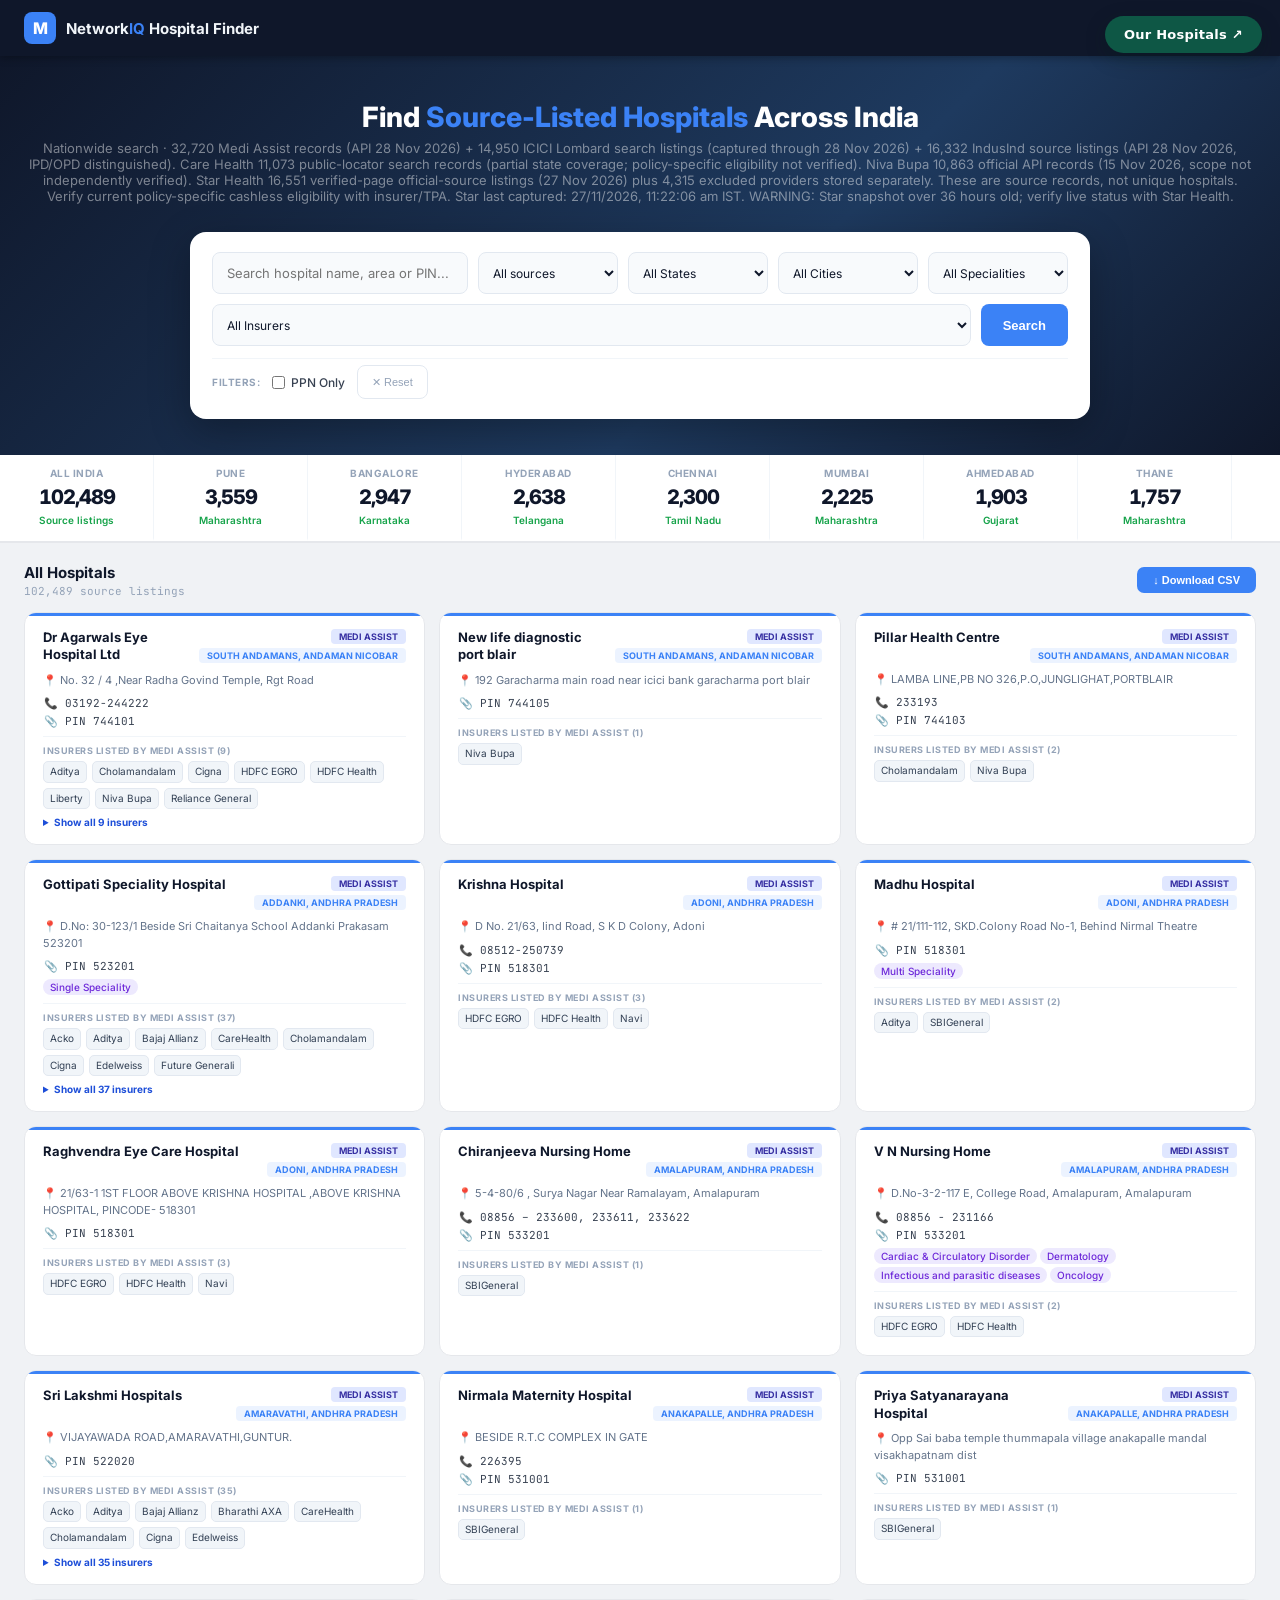
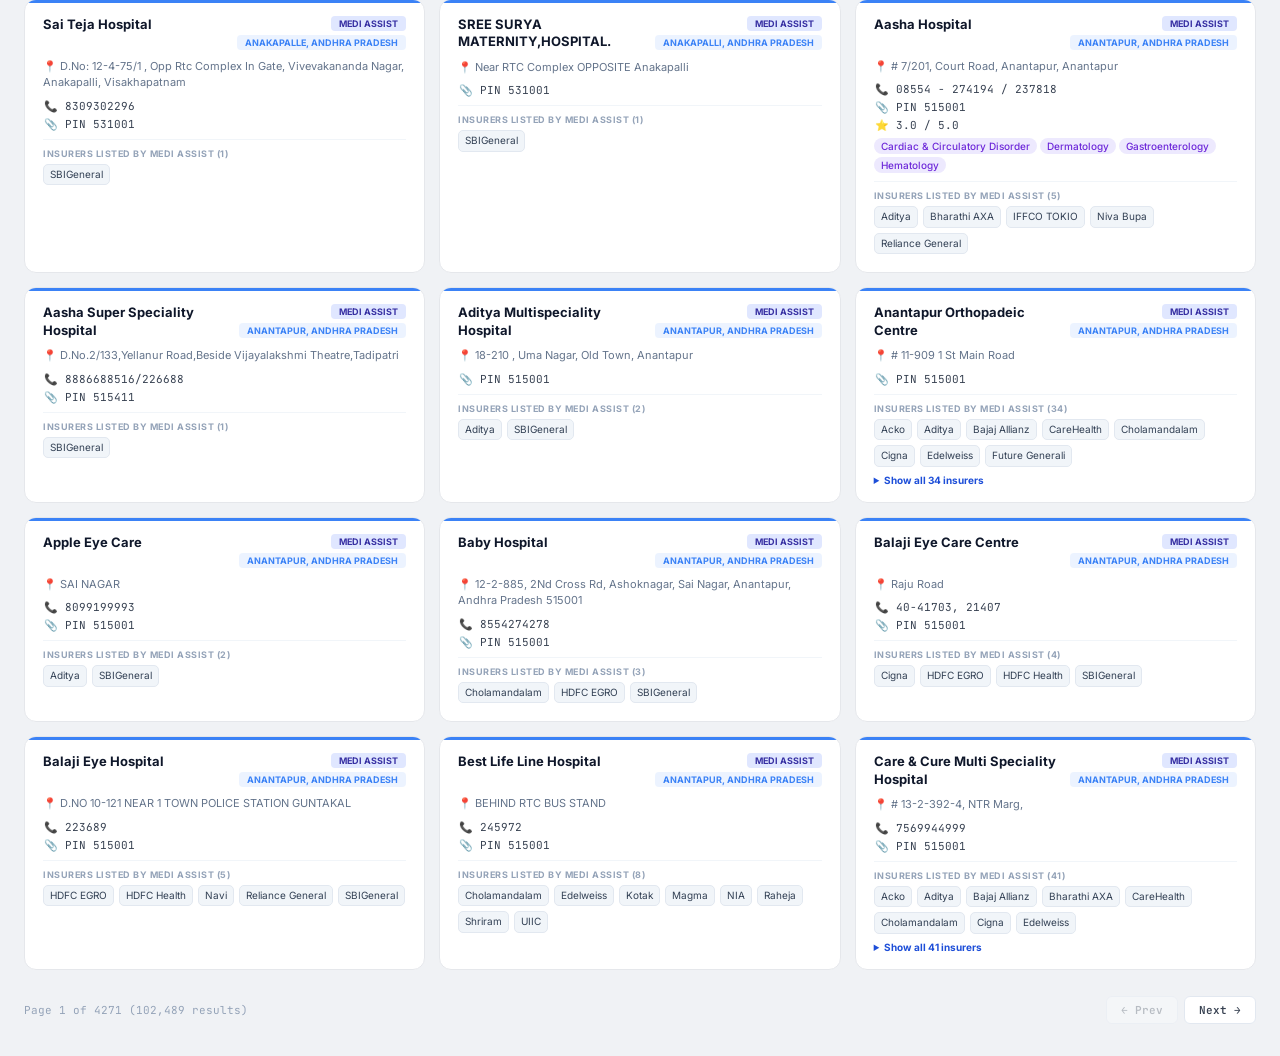
<file: index.html>
<!DOCTYPE html>
<html lang="en">
<head>
<meta charset="UTF-8">
<meta name="viewport" content="width=device-width,initial-scale=1.0">
<title>MediAssist Hospital Finder</title>
<link href="https://fonts.googleapis.com/css2?family=Inter:wght@400;500;600;700;800&family=JetBrains+Mono:wght@400;500&display=swap" rel="stylesheet">
<style>
*{margin:0;padding:0;box-sizing:border-box}
body{font-family:'Inter',sans-serif;background:#f0f2f5;color:#1a1a2e;min-height:100vh}
.topbar{background:#0f172a;padding:0 24px;height:56px;display:flex;align-items:center;justify-content:space-between;position:sticky;top:0;z-index:100;box-shadow:0 2px 8px rgba(0,0,0,.3)}
.logo{display:flex;align-items:center;gap:10px}
.logo-icon{width:32px;height:32px;background:#3b82f6;border-radius:8px;display:flex;align-items:center;justify-content:center;color:#fff;font-size:16px;font-weight:800}
.logo-text{font-size:15px;font-weight:700;color:#f1f5f9}
.logo-text span{color:#3b82f6}
.top-badge{font-size:11px;background:rgba(59,130,246,.15);color:#93c5fd;padding:4px 12px;border-radius:20px;font-family:'JetBrains Mono',monospace}
.hero{background:linear-gradient(135deg,#0f172a 0%,#1e3a5f 60%,#0f172a 100%);padding:44px 24px 36px}
.hero-title{font-size:28px;font-weight:800;color:#fff;text-align:center;margin-bottom:6px}
.hero-title span{color:#3b82f6}
.hero-sub{font-size:13px;color:rgba(255,255,255,.45);text-align:center;margin-bottom:28px}
.search-box{max-width:900px;margin:0 auto;background:#fff;border-radius:16px;padding:20px 22px;box-shadow:0 12px 40px rgba(0,0,0,.3);display:flex;flex-direction:column;gap:12px}
.search-row{display:flex;gap:10px;flex-wrap:wrap}
.si{flex:2;min-width:220px;background:#f8fafc;border:1.5px solid #e2e8f0;border-radius:8px;padding:10px 14px;font-size:13px;color:#0f172a;outline:none;font-family:'Inter',sans-serif}
.si:focus{border-color:#3b82f6;background:#fff}
.ss{flex:1;min-width:140px;background:#f8fafc;border:1.5px solid #e2e8f0;border-radius:8px;padding:0 10px;font-size:12px;color:#0f172a;outline:none;cursor:pointer;height:42px;font-family:'Inter',sans-serif}
.ss:focus{border-color:#3b82f6}
.btn-s{background:#3b82f6;color:#fff;border:none;border-radius:8px;padding:0 22px;font-size:13px;font-weight:600;cursor:pointer;height:42px;white-space:nowrap}
.btn-s:hover{background:#2563eb}
.frow{display:flex;gap:12px;flex-wrap:wrap;align-items:center;padding-top:6px;border-top:1px solid #f1f5f9}
.flbl{font-size:10px;font-weight:700;color:#94a3b8;text-transform:uppercase;letter-spacing:.5px}
.ppn-lbl{display:flex;align-items:center;gap:6px;font-size:12px;color:#374151;cursor:pointer;font-weight:500}
.ppn-lbl input{accent-color:#22c55e}
.btn-clr{background:#fff;color:#94a3b8;border:1.5px solid #e2e8f0;border-radius:8px;padding:0 14px;font-size:11px;cursor:pointer;height:34px}
.btn-clr:hover{border-color:#ef4444;color:#ef4444}
.kpi-strip{display:flex;background:#fff;border-bottom:2px solid #e5e7eb;overflow-x:auto;scrollbar-width:none}
.kpi-strip::-webkit-scrollbar{display:none}
.kc{padding:13px 16px;border-right:1px solid #f1f5f9;cursor:pointer;transition:all .15s;white-space:nowrap;text-align:center;border-bottom:3px solid transparent;min-width:95px}
.kc:hover{background:#f8fafc}
.kc.active{border-bottom-color:#3b82f6;background:#eff6ff}
.kc-name{font-size:10px;font-weight:700;color:#94a3b8;text-transform:uppercase;letter-spacing:.5px;margin-bottom:4px}
.kc.active .kc-name{color:#1d4ed8}
.kc-num{font-size:19px;font-weight:800;color:#0f172a;letter-spacing:-1px;line-height:1}
.kc.active .kc-num{color:#2563eb}
.kc-ppn{font-size:9px;color:#16a34a;font-weight:600;margin-top:3px}
.wrap{width:100%;display:flex;justify-content:center}
.content{padding:20px 24px;display:flex;flex-direction:column;gap:14px;max-width:1400px;width:100%}
.rhead{display:flex;align-items:center;justify-content:space-between;flex-wrap:wrap;gap:8px}
.rtitle{font-size:15px;font-weight:700;color:#0f172a}
.rcnt{font-size:11px;color:#94a3b8;font-family:'JetBrains Mono',monospace;margin-top:2px}
.btn-dl{padding:7px 16px;border-radius:7px;font-size:11px;font-weight:600;cursor:pointer;background:#3b82f6;color:#fff;border:none}
.btn-dl:hover{background:#2563eb}
.hgrid{display:grid;grid-template-columns:repeat(auto-fill,minmax(300px,1fr));gap:14px}
.hcard{background:#fff;border:1px solid #e5e7eb;border-radius:12px;padding:16px 18px;transition:all .15s;position:relative;overflow:hidden}
.hcard::before{content:'';position:absolute;top:0;left:0;right:0;height:3px;background:#3b82f6}
.hcard.ppn::before{background:linear-gradient(90deg,#22c55e,#16a34a)}
.hcard:hover{box-shadow:0 6px 20px rgba(0,0,0,.1);transform:translateY(-2px)}
.ctop{display:flex;justify-content:space-between;align-items:flex-start;gap:8px;margin-bottom:8px}
.cname{font-size:13px;font-weight:700;color:#0f172a;line-height:1.35;flex:1}
.cbadges{display:flex;gap:4px;flex-shrink:0;flex-direction:column;align-items:flex-end}
.badge{display:inline-block;padding:2px 8px;border-radius:4px;font-size:9px;font-weight:700;text-transform:uppercase;white-space:nowrap}
.badge.ppn{background:#dcfce7;color:#15803d}
.badge.city{background:#dbeafe;color:#1e40af}
.badge.all-ins{background:#fef3c7;color:#92400e}
.caddr{font-size:11px;color:#64748b;margin-bottom:8px;line-height:1.5}
.cdet{display:flex;align-items:center;gap:6px;margin-bottom:4px;font-size:11px;color:#374151;font-family:'JetBrains Mono',monospace}
.cico{width:16px;text-align:center;font-size:11px;flex-shrink:0}
.spwrap{display:flex;flex-wrap:wrap;gap:3px;margin-top:6px}
.sp{font-size:10px;color:#6d28d9;background:#ede9fe;padding:2px 7px;border-radius:20px;font-weight:500}
.inssec{margin-top:8px;padding-top:8px;border-top:1px solid #f1f5f9}
.inslbl{font-size:9px;font-weight:700;color:#94a3b8;text-transform:uppercase;letter-spacing:.5px;margin-bottom:4px}
.insval{font-size:10px;color:#374151;line-height:1.6}
.ins-all-badge{display:inline-block;background:#fef9c3;color:#713f12;border:1px solid #fde68a;border-radius:6px;padding:3px 10px;font-size:10px;font-weight:700;margin-bottom:4px}
.nores{text-align:center;padding:60px 20px;color:#94a3b8;grid-column:1/-1}
.pg{display:flex;align-items:center;justify-content:space-between;padding:12px 0;font-size:11px;color:#94a3b8;font-family:'JetBrains Mono',monospace}
.pgbtns{display:flex;gap:6px}
.pgbtn{background:#fff;border:1.5px solid #e2e8f0;color:#374151;border-radius:6px;padding:6px 14px;font-size:11px;cursor:pointer;font-family:'JetBrains Mono',monospace;font-weight:600}
.pgbtn:hover:not(:disabled){border-color:#3b82f6;color:#1d4ed8;background:#eff6ff}
.pgbtn:disabled{opacity:.3;cursor:default}
@media(max-width:640px){
  .hero{padding:28px 16px 22px}
  .hero-title{font-size:20px}
  .search-row{flex-direction:column}
  .si,.ss{width:100%;min-width:unset}
  .content{padding:12px}
  .hgrid{grid-template-columns:1fr}
  .kc{min-width:80px;padding:10px 8px}
  .kc-num{font-size:16px}
}

/* Insurer names are real source entries; never hide them behind an all-insurer claim. */
.ins-chips{display:flex;flex-wrap:wrap;gap:5px;margin:5px 0 2px}
.ins-chip{background:#f1f5f9;border:1px solid #e2e8f0;border-radius:5px;padding:3px 6px;font-size:10px;line-height:1.35;color:#334155;max-width:100%;overflow-wrap:anywhere}
.ins-chip.ins-match{background:#dbeafe;border-color:#93c5fd;color:#1d4ed8;font-weight:700}
.ins-more{margin-top:7px;font-size:10px;color:#1d4ed8}
.ins-more summary{cursor:pointer;font-weight:700;user-select:none}
.ins-more .ins-chips{padding:6px 0}
.ins-empty{font-size:10px;color:#94a3b8}
</style>
<link rel="stylesheet" href="./our_hospitals.css?v=1">
<!-- NETWORKIQ_CARE_UI_REFINEMENT_V2_20261017 -->
<link rel="stylesheet" href="./care_ui_refinement.css?v=2">
<!-- NETWORKIQ_NIVA_FIFTH_SOURCE_KPI_V1_20261017 -->
<link rel="stylesheet" href="./niva_kpi_refinement.css?v=1">
<!-- NETWORKIQ_STAR_SIXTH_SOURCE_V3_20261019 -->
<link rel="stylesheet" href="./star_health.css?v=3">
</head>
<body>
<!-- NETWORKIQ_OUR_HOSPITALS_PUBLIC_20261017 -->
<button id="nihexa-launch" type="button">Our Hospitals ↗</button>
    <section id="nihexa-panel" aria-label="Our Hospitals — Hexa hospital network">
      <div class="nh-top"><div class="nh-top-inner">
        <button id="nihexa-close" class="nh-close" type="button">← All Networks</button>
        <div class="nh-kicker">NetworkIQ / Hexa Health</div>
        <h1>Our Hospital Network</h1>
        <div class="nh-sub">Hospital status and insurer/TPA empanelment recorded in the Hexa master. Read-only public snapshot, refreshed from the authorized source. Listings do not guarantee policy-specific cashless approval.</div>
      </div></div>
      <div class="nh-content">
        <div class="nh-note">Operational status is Hexa's internal status; it is independent of any insurer's public network listing. A missing official match is not evidence of delisting. On Hold and Inactive hospitals remain visible, but are not recommended as Active.</div>
        <div id="nihexa-kpis" class="nh-kpis"></div>
        <div class="nh-toolbar"><input id="nihexa-search" placeholder="Search hospital, city or PIN" aria-label="Search hospitals">
          <select id="nihexa-city" aria-label="City"><option value="">All cities</option></select>
          <select id="nihexa-status" aria-label="Hospital status"><option value="">All statuses</option><option value="ACTIVE">Active</option><option value="ON_HOLD">On Hold</option><option value="INACTIVE">Inactive</option><option value="REVIEW">Needs review</option><option value="UNKNOWN">Unknown</option></select>
          <select id="nihexa-provider" aria-label="Insurer or TPA"><option value="">All insurers & TPAs</option></select></div>
        <div id="nihexa-error" class="nh-note" role="status"></div>
        <div class="nh-sectiontitle"><h2 id="nihexa-found">Our Hospitals</h2><div><span id="nihexa-updated" class="nh-updated"></span> <button id="nihexa-export" type="button">Export filtered CSV</button></div></div>
        <div id="nihexa-hospitals"></div>
        <div id="nihexa-more" class="nh-more" hidden><button id="nihexa-more-button" type="button">Load more</button></div>
        <div id="nihexa-changes" class="nh-changes"></div>
      </div>
    </section>

<div class="topbar">
  <div class="logo">
    <div class="logo-icon">M</div>
    <div class="logo-text">Network<span>IQ</span> Hospital Finder</div>
  </div>
  <div class="top-badge" id="total-badge">Loading...</div>
</div>
<div class="hero">
  <div class="hero-title">Find <span>Source-Listed Hospitals</span> Across India</div>
  <div class="hero-sub" id="source-meta">Loading latest validated hospital snapshot...</div>
  <div class="search-box">
    <div class="search-row">
      <input class="si" id="q-search" placeholder="Search hospital name, area or PIN..." oninput="applyF()">
      <select class="ss" id="q-source" onchange="syncCityOptions();buildKPI();applyF()">
        <option value="">All sources</option>
        <option value="Medi Assist">Medi Assist</option>
        <option value="ICICI Lombard">ICICI Lombard</option>
        <option value="IndusInd General Insurance">IndusInd General Insurance</option>
        <option value="Care Health">Care Health</option>
        <option value="Niva Bupa">Niva Bupa</option>
        <option value="Star Health" disabled>Star Health (pending validation)</option>
      </select>
      <select class="ss" id="niq-star-category" onchange="applyF()" aria-label="Star hospital classification" hidden disabled><option value="">All Star categories</option><option value="Network">Network</option><option value="agreed">Agreed</option><option value="value_network">Value Network</option><option value="vsp">VSP</option><option value="ayush">AYUSH</option></select>
      <select class="ss" id="q-state" onchange="onStateChange()"><option value="">All States</option></select>
      <select class="ss" id="q-city" onchange="applyF()"><option value="">All Cities</option></select>
      <select class="ss" id="q-spec" onchange="applyF()">
        <option value="">All Specialities</option>
<option value="Cardiac & Circulatory Disorder">Cardiac & Circulatory Disorder</option>
<option value="Dermatology">Dermatology</option>
<option value="ENT">ENT</option>
<option value="Endocrinology">Endocrinology</option>
<option value="Gastroenterology">Gastroenterology</option>
<option value="Hematology">Hematology</option>
<option value="Infectious and parasitic diseases">Infectious and parasitic diseases</option>
<option value="MULTI">MULTI</option>
<option value="Medical College">Medical College</option>
<option value="Medicine">Medicine</option>
<option value="Multi">Multi</option>
<option value="Multi Speciality">Multi Speciality</option>
<option value="Multispeciality">Multispeciality</option>
<option value="Multispecialtiy">Multispecialtiy</option>
<option value="NULL">NULL</option>
<option value="Neurology">Neurology</option>
<option value="Not Available">Not Available</option>
<option value="Null">Null</option>
<option value="Obstetrics">Obstetrics</option>
<option value="Oncology">Oncology</option>
<option value="Ophthalomology">Ophthalomology</option>
<option value="Orthopedics">Orthopedics</option>
<option value="Pediatrics">Pediatrics</option>
<option value="Plastic Surgery">Plastic Surgery</option>
<option value="Psychiatric Disorders">Psychiatric Disorders</option>
<option value="Pulmonology">Pulmonology</option>
<option value="Single">Single</option>
<option value="Single Speciality">Single Speciality</option>
<option value="Super Speciality">Super Speciality</option>
<option value="Uronephrology">Uronephrology</option>
<option value="multi">multi</option>
<option value="single">single</option>
      </select>
      <select class="ss" id="q-ins" onchange="applyF()">
        <option value="">All Insurers</option>
<option value="Acko">Acko</option>
<option value="Aditya">Aditya</option>
<option value="Bajaj Allianz">Bajaj Allianz</option>
<option value="Bharathi AXA">Bharathi AXA</option>
<option value="CareHealth">CareHealth</option>
<option value="Cholamandalam">Cholamandalam</option>
<option value="Cigna">Cigna</option>
<option value="Edelweiss">Edelweiss</option>
<option value="Future Generali">Future Generali</option>
<option value="GHIC">GHIC</option>
<option value="GoDigit">GoDigit</option>
<option value="HDFC EGRO">HDFC EGRO</option>
<option value="HDFC Health">HDFC Health</option>
<option value="ICICI">ICICI</option>
<option value="IFFCO TOKIO">IFFCO TOKIO</option>
<option value="India First">India First</option>
<option value="Kotak">Kotak</option>
<option value="Liberty">Liberty</option>
<option value="MA">MA</option>
<option value="Magma">Magma</option>
<option value="NHI">NHI</option>
<option value="NIA">NIA</option>
<option value="NIC">NIC</option>
<option value="Navi">Navi</option>
<option value="Niva Bupa">Niva Bupa</option>
<option value="OIC">OIC</option>
<option value="Others">Others</option>
<option value="PHI">PHI</option>
<option value="RICB">RICB</option>
<option value="Raheja">Raheja</option>
<option value="Reliance General">Reliance General</option>
<option value="Reliance Life">Reliance Life</option>
<option value="Royal Sundaram">Royal Sundaram</option>
<option value="SBI">SBI</option>
<option value="SBIGeneral">SBIGeneral</option>
<option value="Shikhar">Shikhar</option>
<option value="Shriram">Shriram</option>
<option value="Star Health">Star Health</option>
<option value="TATA AIA">TATA AIA</option>
<option value="TATA AIG">TATA AIG</option>
<option value="UIIC">UIIC</option>
<option value="Universal Sampo">Universal Sampo</option>
      </select>
      <button class="btn-s" onclick="applyF()">Search</button>
    </div>
    <div class="frow">
      <span class="flbl">Filters:</span>
      <label class="ppn-lbl"><input type="checkbox" id="q-ppn" onchange="applyF()"> PPN Only</label>
      <button class="btn-clr" onclick="clearF()">&#x2715; Reset</button>
    </div>
  </div>
</div>
<div class="kpi-strip" id="kpi-strip"></div>
<div class="wrap"><div class="content">
  <div class="rhead">
    <div>
      <div class="rtitle" id="res-title">All Hospitals</div>
      <div class="rcnt" id="res-cnt">-- results</div>
    </div>
    <button class="btn-dl" onclick="dlCSV()">&#x2193; Download CSV</button>
  </div>
  <div class="hgrid" id="hgrid"></div>
  <div class="pg">
    <div id="pg-info">Page 1 of 1</div>
    <div class="pgbtns">
      <button class="pgbtn" id="pg-prev" onclick="chgPage(-1)" disabled>&#8592; Prev</button>
      <button class="pgbtn" id="pg-next" onclick="chgPage(1)">Next &#8594;</button>
    </div>
  </div>
</div></div>

<script>
var DATA=[];
var filtered=DATA.slice();
var page=1;
var PS=24;
var CC={
  'Delhi':'#3b82f6','Faridabad':'#f59e0b','Gurgaon':'#8b5cf6',
  'Noida':'#0d9488','Ghaziabad':'#ef4444','Mumbai':'#f97316',
  'Navi Mumbai':'#be185d','Pune':'#22c55e','Hyderabad':'#e11d48',
  'Bangalore':'#6366f1','Ahmedabad':'#0ea5e9'
};

var KPI_CITIES=[];

// Care network codes are SOURCE CATEGORIES, not a guarantee of policy eligibility.
const NIQ_CARE_CATEGORIES = [
 ['NL_SMARTSELECT', 'Smart Select'],
 ['NL_CARESUPREME_ULTIMATECARE_SMARTSELECT', 'Supreme / Ultimate Smart Select'],
 ['NL_GRAMIN', 'Gramin'],
 ['NL_SURGICAL', 'Surgical'],
 ['NL_GIC_COMMON_EMPANELLED', 'GIC common panel'],
 ['NL_CORPORATE', 'Corporate'],
 ['NL_VFM', 'VFM']
];
function niqCareCodeLabel(code){
 var x=NIQ_CARE_CATEGORIES.find(function(v){return v[0]===code;});
 return x?x[1]:String(code||'Unclassified');
}
function niqHospitalDisplayName(r){
 var s=String(r.name||'').trim().replace(/\s+/g,' ');
 if(r.source!=='Care Health')return esc(s);
 // Presentation formatting only; retain the original hospital_name and search values.
 s=s.replace(/\b[a-z]/g,function(c){return c.toUpperCase();});
 s=s.replace(/\bAiims\b/g,'AIIMS').replace(/\bHcmct\b/g,'HCMCT').replace(/\bNabh\b/g,'NABH');
 return esc(s);
}
function niqCareBadges(r){
 var raw=Array.isArray(r.care_category_codes)?r.care_category_codes:[];
 if(!raw.length){return '<span class="badge niq-category-unknown">Product network not specified</span>';}
 var visible=raw.slice(0,2).map(function(code){
   return '<span class="badge niq-care-category" title="Original category: '+esc(code)+'">'+esc(niqCareCodeLabel(code))+'</span>';
 }).join('');
 if(raw.length>2){
   visible+='<span class="badge niq-care-more" title="'+esc(raw.slice(2).map(niqCareCodeLabel).join(' | '))+'">+'+(raw.length-2)+' more</span>';
 }
 return visible;
}
function niqPpnKpiText(n){
 var src=document.getElementById('q-source').value;
 if(src==='Medi Assist'||!src)return n.toLocaleString('en-IN')+' Medi Assist PPN';
 return src==='Care Health'?'Care public locator':'Source listings';
}
function niqCareFilterSetup(){
 var source=document.getElementById('q-source');
 if(!source)return;
 var f=document.getElementById('niq-care-category');
 if(!f){
   f=document.createElement('select');f.id='niq-care-category';f.className='ss niq-care-filter';
   f.setAttribute('aria-label','Care product network category');
   f.innerHTML='<option value="">All Care network categories</option>'+
     NIQ_CARE_CATEGORIES.map(function(x){return '<option value="'+esc(x[0])+'">'+esc(x[1])+'</option>';}).join('')+
     '<option value="__UNKNOWN__">Category not specified</option>';
   source.parentNode.insertBefore(f,source.nextSibling);
   f.addEventListener('change',function(){applyF();});
 }
 var show=source.value==='Care Health';
 f.hidden=!show;f.disabled=!show;
 if(!show)f.value='';
 var ppn=document.getElementById('q-ppn');
 if(ppn){
   var ppnLabel=ppn.closest('.ppn-lbl')||ppn.parentElement;
   if(ppnLabel)ppnLabel.hidden=(show||!!source.value&&source.value!=='Niva Bupa'&&source.value!=='Medi Assist');
   if((show||!!source.value&&source.value!=='Niva Bupa'&&source.value!=='Medi Assist')&&ppn.checked)ppn.checked=false;
 }
}


// KPI subtitles are source-specific. A Care public listing is not a PPN count.
function niqKpiShortLabel(n, allIndia, st){
  var source=document.getElementById('q-source').value;
  if(source==='Star Health')return 'Star public-source listings · eligibility unverified';
  if(source==='Niva Bupa')return (allIndia?'Niva Bupa':st)+' · '+n.toLocaleString('en-IN')+' PPN';
  if(source==='Medi Assist')return (allIndia?'Medi Assist':st)+' · '+n.toLocaleString('en-IN')+' PPN';
  if(allIndia)return source==='Care Health'?'Care locator':(source?source+' listings':'Source listings');
  return st||'Location not supplied';
}
function niqSourceFootnote(r){
  if(r.source==='Star Health')return '<div class="niq-care-footnote">Star official directory'+(r.source_city_missing===true?' · City not provided by Star':'')+' · Listing is not policy-specific cashless approval</div>';
  if(r.source==='Niva Bupa')return '<div class="niq-care-footnote">Niva Bupa API listing · Policy-specific eligibility not verified</div>';
  return '';
}

// Star snapshot is optional; incomplete/missing snapshots never enter the dashboard.
function niqValidateStar(snapshot){
  if(!snapshot||!snapshot.metadata||!Array.isArray(snapshot.hospitals))throw Error('Star snapshot schema missing');
  var m=snapshot.metadata;
  if(m.source_name!=='Star Health'||m.complete!==true||m.policy_specific_cashless_eligibility_verified!==false||
     m.query_count!==216||m.expected_query_count!==216||m.state_count!==36||
     !Array.isArray(m.categories_queried)||m.categories_queried.length!==6||
     m.verified_page2_distinct!==true||snapshot.hospitals.length<5000||m.source_count!==snapshot.hospitals.length)
     throw Error('Star completeness proof missing');
  var ids=new Set(), missingCity=0;
  snapshot.hospitals.forEach(function(r){
    var cityBlank=!r.city;
    if(cityBlank){
      if(r.source_city_missing!==true||!Array.isArray(r.source_identity_issues)||
         r.source_identity_issues.length!==1||r.source_identity_issues[0]!=='missing_cityName'||
         !/^\d{6}$/.test(r.pin||'')||
         !(Number(r.latitude)>=6&&Number(r.latitude)<=38.5&&Number(r.longitude)>=68&&Number(r.longitude)<=98.5))
         throw Error('Star hospital city missing without source provenance');
      missingCity++;
    } else if(r.source_city_missing===true||r.source_identity_issues){
      throw Error('Unexpected Star identity provenance');
    }
    if(!r.id||!r.name||!r.address||!r.state||!r.pin||ids.has(r.id)||
       !Array.isArray(r.star_categories)||!r.star_categories.length||!r.star_flags||
       r.star_flags.excluded!==false||r.ppn!==false)
       throw Error('Unsafe or duplicated Star listing');
    ids.add(r.id);
  });
  if(!Number.isInteger(m.source_city_missing_eligible_count)||m.source_city_missing_eligible_count!==missingCity||
     !Number.isInteger(m.source_city_missing_count)||m.source_city_missing_count<m.source_city_missing_eligible_count||
     m.source_city_missing_policy!=='blank preserved; source city not inferred')
     throw Error('Star source city totals do not reconcile');
  return snapshot;
}
function niqStarBadges(r){
  if(r.source!=='Star Health')return '';
  var f=r.star_flags||{},c=Array.isArray(r.star_categories)?r.star_categories:[];
  var types=[];
  if(c.indexOf('Network')>=0)types.push('Network');
  if(c.indexOf('agreed')>=0)types.push('Agreed');
  if(c.indexOf('value_network')>=0)types.push('Value Network');
  if(f.vsp===true)types.push('VSP');
  if(f.ayush===true)types.push('AYUSH');
  if(f.pratham===true)types.push('Pratham');
  if(f.smart_network===true)types.push('Smart Network');
  return types.map(function(t){return '<span class="badge niq-star-badge">'+esc(t)+'</span>';}).join('');
}

function niqValidateNiva(source){
  if(!source || !source.metadata || !Array.isArray(source.hospitals))throw Error('Niva file is missing required metadata or hospitals');
  var m=source.metadata;
  if(m.source_name!=='Niva Bupa'||m.complete!==true||m.policy_specific_cashless_eligibility_verified!==false)
    throw Error('Unverified Niva metadata');
  if(source.hospitals.length<10000||m.source_count!==source.hospitals.length||m.pages_captured!==m.source_pages)
    throw Error('Niva record/page completeness check failed');
  var ids=new Set();
  source.hospitals.forEach(function(r){
    if(!r.id||!r.name||!r.address||!r.city||!r.pin||ids.has(r.id))throw Error('Niva has duplicate/missing identity');
    ids.add(r.id);
    if(typeof r.ppn!=='boolean')throw Error('Niva PPN flag is not boolean');
  });
  return source;
}

function buildKPI(){
  var cnt=new Map(), ppnTotal=0;
  var selectedSource=document.getElementById('q-source').value;
  var kpiRows=selectedSource?DATA.filter(function(r){return r.source===selectedSource;}):DATA;
  kpiRows.forEach(function(r){
    if(r.ppn)ppnTotal++;
    var st=r.state||'', c=r.search_city||r.city||'';
    if(!c)return; // Unknown cities must not appear as unlabeled top-city tiles.
    var k=st+'|'+c;
    var entry=cnt.get(k)||{state:st,city:c,count:0,ppn:0};
    entry.count++;
    if(r.ppn)entry.ppn++;
    cnt.set(k,entry);
  });
  KPI_CITIES=Array.from(cnt.values()).sort(function(a,b){return b.count-a.count;}).slice(0,12);
  var html='<div class="kc active" id="kc-All" onclick="fcity(this)"><div class="kc-name">All India</div><div class="kc-num">'+kpiRows.length.toLocaleString()+'</div><div class="kc-ppn">'+esc(niqKpiShortLabel(ppnTotal,true,''))+'</div></div>';
  KPI_CITIES.forEach(function(item,i){
    html+='<div class="kc" id="kc-'+i+'" title="'+esc(item.city+', '+item.state)+'" onclick="fcity(this)"><div class="kc-name">'+esc(item.city)+'</div><div class="kc-num">'+item.count.toLocaleString()+'</div><div class="kc-ppn">'+esc(niqKpiShortLabel(item.ppn,false,item.state))+'</div></div>';
  });
  document.getElementById('kpi-strip').innerHTML=html;
  document.getElementById('total-badge').textContent=DATA.length.toLocaleString()+' Hospitals';
}


function setActive(city){
  document.querySelectorAll('.kc').forEach(function(el){el.classList.remove('active');});
  var state=document.getElementById('q-state').value;
  var index=KPI_CITIES.findIndex(function(x){return x.city===city && x.state===state;});
  var el=document.getElementById(!city && !state?'kc-All':('kc-'+index));
  if(el)el.classList.add('active');
}

function fcity(el){
  var id=el.id;
  if(id==='kc-All'){
    document.getElementById('q-state').value='';
    syncCityOptions();
    document.getElementById('q-city').value='';
  }else{
    var v=KPI_CITIES[Number(id.replace('kc-',''))];
    if(!v)return;
    document.getElementById('q-state').value=v.state;
    syncCityOptions();
    document.getElementById('q-city').value=v.city;
  }
  applyF();
}


function applyF(){
  var starChoice=document.getElementById('niq-star-category');
  var isStar=document.getElementById('q-source').value==='Star Health';
  starChoice.hidden=!isStar; starChoice.disabled=!isStar;
  var q=document.getElementById('q-search').value.toLowerCase().trim();
  var city=document.getElementById('q-city').value;
  var state=document.getElementById('q-state').value;
  var source=document.getElementById('q-source').value;
  var spec=document.getElementById('q-spec').value.toLowerCase();
  var ins=document.getElementById('q-ins').value.toLowerCase();
  niqCareFilterSetup();
  var careCategory=document.getElementById('niq-care-category');
  var careSelected=source==='Care Health'&&careCategory?careCategory.value:'';
  var ppnOnly=document.getElementById('q-ppn').checked;
  filtered=DATA.filter(function(r){
    if(source&&r.source!==source)return false;
    if(source==='Star Health'&&starChoice.value&&r.star_categories.indexOf(starChoice.value)<0)return false;
    if(careSelected==='__UNKNOWN__'&&r.source==='Care Health'&&Array.isArray(r.care_category_codes)&&r.care_category_codes.length)return false;
    if(careSelected&&careSelected!=='__UNKNOWN__'&&r.source==='Care Health'&&(!Array.isArray(r.care_category_codes)||r.care_category_codes.indexOf(careSelected)<0))return false;
    if(state&&r.state!==state)return false;
    if(city&&(r.search_city||r.city)!==city)return false;
    if(ppnOnly){if(ins){if(!(r.ppn_insurers||[]).some(function(n){return n.toLowerCase()===ins;}))return false;}else if(!r.ppn)return false;}
    if(spec&&r.spec.toLowerCase().indexOf(spec)===-1)return false;
    if(ins&&(r.ins||'').split(', ').every(function(n){return n.toLowerCase()!==ins;}))return false;
    if(q){
      var h=(r.name+' '+r.address+' '+(r.area||'')+' '+r.city+' '+(r.search_city||'')+' '+r.state+' '+r.pin+' '+r.source+' '+(r.network_type||'')).toLowerCase();
      if(h.indexOf(q)===-1)return false;
    }
    return true;
  });
  page=1;
  setActive(document.getElementById('q-city').value||'All');
  render();
}

function render(){
  var total=filtered.length;
  var pages=Math.max(1,Math.ceil(total/PS));
  var slice=filtered.slice((page-1)*PS,page*PS);
  var city=document.getElementById('q-city').value;
  var selectedSource=document.getElementById('q-source').value;
  document.getElementById('res-cnt').textContent=total.toLocaleString()+' source listings'+(selectedSource==='Care Health'?' · Care public locator · policy eligibility not verified':(selectedSource==='Niva Bupa'?' · Niva public API listings · policy eligibility not verified':(selectedSource==='IndusInd General Insurance'&&city?' · Some source locations have unverified cities':'')));
  document.getElementById('res-title').textContent=city?city+' Hospitals':'All Hospitals';
  document.getElementById('pg-info').textContent='Page '+page+' of '+pages+' ('+total.toLocaleString()+' results)';
  document.getElementById('pg-prev').disabled=(page<=1);
  document.getElementById('pg-next').disabled=(page>=pages);
  if(!slice.length){
    document.getElementById('hgrid').innerHTML='<div class="nores"><div style="font-size:48px;margin-bottom:12px">&#127973;</div><div style="font-size:16px;font-weight:700;color:#374151;margin-bottom:6px">No hospitals found</div><div>Try different search terms or reset filters</div></div>';
    return;
  }
  var html='';
  slice.forEach(function(r){
    var col=CC[r.city]||'#3b82f6';
    var specs='';
    if(r.spec){
      var sarr=r.spec.split(', ').filter(function(s){return s&&s.length>2;}).slice(0,4);
      sarr.forEach(function(s){specs+='<span class="sp">'+esc(s)+'</span>';});
    }
    var insArr=r.ins?r.ins.split(', ').map(function(i){return i.trim();}).filter(Boolean):[];
    var selectedIns=document.getElementById('q-ins').value;
    var selectedLower=selectedIns.toLowerCase();
    // Show the insurer the user searched for FIRST. Show actual insurer names,
    // not an unverified "35+" empanelment claim.
    var matching=insArr.filter(function(i){return selectedIns&&i.toLowerCase()===selectedLower;});
    var others=insArr.filter(function(i){return !selectedIns||i.toLowerCase()!==selectedLower;});
    var ordered=matching.concat(others);
    function insurerChip(i){
      return '<span class="ins-chip'+(selectedIns&&i.toLowerCase()===selectedLower?' ins-match':'')+'">'+esc(i)+'</span>';
    }
    var insTxt='';
    if(ordered.length){
      insTxt='<div class="ins-chips">'+ordered.slice(0,8).map(insurerChip).join('')+'</div>';
      if(ordered.length>8){
        insTxt+='<details class="ins-more"><summary>Show all '+ordered.length+' insurers</summary>'+
          '<div class="ins-chips">'+ordered.slice(8).map(insurerChip).join('')+'</div></details>';
      }
    }else{
      insTxt='<span class="ins-empty">No insurer list provided by the source</span>';
    }
    var ph=(r.phone&&r.phone!=='nan'&&r.phone.length>3)?r.phone:'';
    var cardHtml='<div class="hcard'+(r.ppn?' ppn':'')+((r.source==='Care Health'||r.source==='Niva Bupa'||r.source==='Star Health')?' niq-care-card':'')+(r.source==='Niva Bupa'?' niq-niva-card':'')+'">'+
      '<div class="ctop">'+
        '<div class="cname">'+niqHospitalDisplayName(r)+'</div>'+
        '<div class="cbadges">'+
       '<span class="badge" style="background:#e0e7ff;color:#3730a3">'+esc(r.source||'Unknown source')+'</span>'+
       ((r.source==='IndusInd General Insurance'||r.source==='Niva Bupa'||r.source==='Star Health')&&r.network_type?'<span class="badge" style="background:#e0f2fe;color:#075985">'+esc(r.network_type)+'</span>':'')+
       (r.source==='Care Health'?niqCareBadges(r):'')+
       niqStarBadges(r)+
          (r.ppn?'<span class="badge ppn">&#10003; PPN</span>':'')+
          '<span class="badge city" style="background:'+col+'18;color:'+col+'">'+esc(r.city||(r.search_city?r.search_city+' (PIN matched)':'City not provided'))+', '+esc(r.state||'State not provided')+'</span>'+
        '</div>'+
      '</div>'+
      '<div class="caddr">&#128205; '+esc(r.address)+'</div>'+
      (ph?'<div class="cdet"><span class="cico">&#128222;</span>'+esc(ph)+'</div>':'')+
      (r.pin&&r.pin!=='nan'&&r.pin.length>2?'<div class="cdet"><span class="cico">&#128206;</span>PIN '+esc(r.pin)+'</div>':'')+
      (r.rating>0?'<div class="cdet"><span class="cico">&#11088;</span>'+r.rating.toFixed(1)+' / 5.0</div>':'')+
      (specs?'<div class="spwrap">'+specs+'</div>':'')+
      (insTxt&&r.source!=='Care Health'&&r.source!=='Niva Bupa'&&r.source!=='Star Health'?'<div class="inssec"><div class="inslbl">'+(r.source==='ICICI Lombard'?'ICICI Lombard search directory — verify policy eligibility':(r.source==='IndusInd General Insurance'?'IndusInd General Insurance source listing — verify policy eligibility':(r.source==='Care Health'?'Care Health public locator (plan eligibility unverified)':'Insurers listed by Medi Assist')))+' ('+insArr.length+')</div>'+insTxt+'</div>':'')+
      (r.source==='Care Health'?'<div class="niq-care-footnote">Care directory listing · Verify policy/plan eligibility</div>':'')+
      niqSourceFootnote(r)+
    '</div>';
    html+=cardHtml;
  });
  document.getElementById('hgrid').innerHTML=html;
}

function chgPage(d){
  var pages=Math.ceil(filtered.length/PS);
  page=Math.max(1,Math.min(pages,page+d));
  render();
  window.scrollTo({top:300,behavior:'smooth'});
}

function clearF(){
  ['q-search','q-source','q-state','q-city','q-spec','q-ins'].forEach(function(id){document.getElementById(id).value='';});
  document.getElementById('q-ppn').checked=false; document.getElementById('niq-star-category').value='';
  applyF();
}

function dlCSV(){
  var hdr=['Source','Source ID','Name','Address','State','Source City','Search City','City Search Evidence','PIN','Phone','PPN','Rating','Ins_Count','Specialities','Insurers'];
  var rows=filtered.map(function(r){
    return [
      '"'+(r.source||'').replace(/"/g,"''")+'"',
      '"'+String(r.reference_id||r.id||'').replace(/"/g,"''")+'"',
      '"'+r.name.replace(/"/g,"''")+'"',
      '"'+r.address.replace(/"/g,"''")+'"',
      r.state,r.city,r.search_city||'',r.city_search_evidence||'',r.pin,r.phone,
      r.ppn?'Yes':'No',
      r.rating,r.ins_count,
      '"'+r.spec+'"',
      '"'+r.ins+'"'
    ].join(',');
  });
  var csv=[hdr.join(',')].concat(rows).join('\n');
  var blob=new Blob([csv],{type:'text/csv'});
  var a=document.createElement('a');
  a.href=URL.createObjectURL(blob);
  a.download='MediAssist_Hospitals_'+new Date().toISOString().slice(0,10)+'.csv';
  a.click();
}

function esc(v){
  var s=String(v == null ? '' : v);
  for(var k=0;k<3;k++){
    var next=s.replace(/&amp;/gi,'&').replace(/&#0*38;/g,'&');
    if(next===s)break;
    s=next;
  }
  return s.replace(/&/g,'&amp;').replace(/</g,'&lt;').replace(/>/g,'&gt;').replace(/"/g,'&quot;').replace(/'/g,'&#39;');
}
function syncFilterOptions(){
  var insurers=new Set(), specialties=new Set();
  DATA.forEach(function(r){
    (r.ins||'').split(', ').forEach(function(x){if(x.trim())insurers.add(x.trim());});
    (r.spec||'').split(', ').forEach(function(x){if(x.trim())specialties.add(x.trim());});
  });
  [['q-ins','All Insurers',insurers],['q-spec','All Specialities',specialties]].forEach(function(p){
    var el=document.getElementById(p[0]);
    el.replaceChildren(new Option(p[1],''));
    Array.from(p[2]).sort(function(a,b){return a.localeCompare(b);}).forEach(function(x){el.add(new Option(x,x));});
  });
}
function syncLocationOptions(){
  var stateSelect=document.getElementById('q-state');
  var states=new Set(DATA.map(function(r){return r.state||'';}).filter(Boolean));
  stateSelect.replaceChildren(new Option('All States',''));
  Array.from(states).sort(function(a,b){return a.localeCompare(b);}).forEach(function(s){
    stateSelect.add(new Option(s,s));
  });
  syncCityOptions();
}
function syncCityOptions(){
  var selectedState=document.getElementById('q-state').value;
  var citySelect=document.getElementById('q-city');
  var selectedSource=document.getElementById('q-source').value;
  var cities=new Set(DATA.filter(function(r){return (!selectedState||r.state===selectedState)&&(!selectedSource||r.source===selectedSource);}).map(function(r){return r.search_city||r.city||'';}).filter(Boolean));
  citySelect.replaceChildren(new Option('All Cities',''));
  Array.from(cities).sort(function(a,b){return a.localeCompare(b);}).forEach(function(c){
    citySelect.add(new Option(c,c));
  });
}
function onStateChange(){
  syncCityOptions();
  applyF();
}

<!-- NETWORKIQ_DUAL_SOURCE_ICICI_V1 -->
<!-- NETWORKIQ_THREE_SOURCE_INDUSIND_V1 -->
<!-- NETWORKIQ_CARE_FOURTH_SOURCE_20261017 -->
// NETWORKIQ_DUAL_SOURCE_ICICI_V1
function networkiqCity(v){
  var s=String(v||'').trim().replace(/\s+/g,' ');
  var key=s.toLocaleLowerCase('en-IN');
  var aliases={'gurugram':'Gurgaon','gurgaon':'Gurgaon','ncr-gurgaon':'Gurgaon','ncr gurgaon':'Gurgaon','ncr-gurugram':'Gurgaon','grugram':'Gurgaon',
               'bengaluru':'Bangalore','bangalore':'Bangalore',
               'belagavi':'Belgaum','belgaum':'Belgaum'};
  return aliases[key]||s.toLocaleLowerCase('en-IN').replace(/\b\S/g,function(c){return c.toLocaleUpperCase('en-IN');});
}
function networkiqState(v){
  var s=String(v||'').trim().replace(/\s+/g,' ');
  return s.toLocaleLowerCase('en-IN').replace(/\b\S/g,function(c){return c.toLocaleUpperCase('en-IN');});
}
function networkiqRows(rows,source){
  return rows.map(function(r){
    var x=Object.assign({},r);
    x.source=source;
    x.source_city=r.city;
    x.source_state=r.state;
    x.city=networkiqCity(r.city);
    x.state=networkiqState(r.state);
    x.pin=x.pin||'';
    x.phone=x.phone||'';
    x.spec=x.spec||'';
    x.rating=Number(x.rating)||0;
    x.ppn=(source==='Medi Assist'||source==='Niva Bupa')&&r.ppn===true;
    x.ppn_insurers=(source==='Medi Assist'||source==='Niva Bupa')&&Array.isArray(r.ppn_insurers)?r.ppn_insurers:[];
    x.ins=x.ins||'';
    x.ins_count=Number(x.ins_count)||0;
    return x;
  });
}
// NETWORKIQ_INDUSIND_PIN_CITY_FILTER_V2
// City matching is a separate search aid, never a change to the source's city field.
function networkiqPinCityIndex(rows){
  var votes=new Map();
  rows.forEach(function(r){
    var state=networkiqState(r.state), city=networkiqCity(r.city);
    var pin=String(r.pin||'').trim();
    if(!state||!city||!/^[0-9]{6}$/.test(pin))return;
    var key=state+'|'+pin, counts=votes.get(key)||new Map();
    counts.set(city,(counts.get(city)||0)+1);
    votes.set(key,counts);
  });
  var reliable=new Map();
  votes.forEach(function(counts,key){
    var total=0, max=0, winning='';
    counts.forEach(function(n,city){
      total+=n;
      if(n>max){max=n;winning=city;}
    });
    // At least two independent hospital rows, 85% agreement; otherwise leave unknown.
    if(max>=2&&max/total>=0.85)reliable.set(key,winning);
  });
  return reliable;
}
function networkiqApplyLocationEvidence(){
  var pinCities=networkiqPinCityIndex(DATA);
  var recovered=0;
  DATA.forEach(function(r){
    r.search_city=r.city||'';
    r.city_search_evidence=r.city?'source_city':'unresolved';
    if(r.source!=='IndusInd General Insurance'||r.city)return;
    var city=pinCities.get(r.state+'|'+String(r.pin||'').trim());
    if(city){
      r.search_city=city;
      r.city_search_evidence='corroborated_pin';
      recovered++;
    }
  });
  console.info('NetworkIQ: inferred search cities for '+recovered+' IndusInd rows using matching state+PIN from records with explicit cities. Original city fields unchanged.');
}

function networkiqDate(v){
  if(!v)return 'date unknown';
  var dt=new Date(v);
  return isNaN(dt.getTime())?'date unknown':dt.toLocaleDateString('en-IN',{timeZone:'Asia/Kolkata',day:'numeric',month:'short',year:'numeric'});
}
function loadCurrentNetwork(){
  Promise.all([
    fetch('./data/hospitals.json',{cache:'no-store'}).then(function(res){
      if(!res.ok)throw new Error('Medi Assist file HTTP '+res.status);return res.json();
    }),
    fetch('./data/icici_lombard.json',{cache:'no-store'}).then(function(res){
      if(!res.ok)throw new Error('ICICI file HTTP '+res.status);return res.json();
    }),
    fetch('./data/indusind_general.json',{cache:'no-store'}).then(function(res){
      if(!res.ok)throw new Error('IndusInd file HTTP '+res.status);return res.json();
    }),
    fetch('./data/care_health.json',{cache:'no-store'}).then(function(res){
      if(!res.ok)throw new Error('Care Health file HTTP '+res.status);return res.json();
    }),
    fetch('./data/niva_bupa.json',{cache:'no-store'}).then(function(res){
      if(!res.ok)throw new Error('Niva Bupa file HTTP '+res.status);return res.json();
    }).then(niqValidateNiva).catch(function(err){
      console.error('Niva source excluded; other sources remain available',err);
      return null;
    }),
    fetch('./data/star_health.json',{cache:'no-store'}).then(function(res){
      if(!res.ok)throw new Error('Star file HTTP '+res.status);return res.json();
    }).then(niqValidateStar).catch(function(err){
      console.warn('Star Health not loaded; keeping five existing sources untouched',err);
      return null;
    })
  ]).then(function(parts){
    var medi=parts[0], icici=parts[1], indus=parts[2], care=parts[3], niva=parts[4], star=parts[5];
    if(!Array.isArray(medi.hospitals)||medi.hospitals.length<20000||!medi.metadata||medi.metadata.scope!=='nationwide')
      throw new Error('Missing or incomplete Medi Assist nationwide dataset');
    if(!Array.isArray(icici.hospitals)||icici.hospitals.length<11000||!icici.metadata||icici.metadata.verification_level!=='OFFICIAL_SEARCH_RESULT_ONLY'||icici.hospitals.length!==icici.metadata.record_count)
      throw new Error('Missing or incomplete ICICI Lombard snapshot');
    if(!indus.metadata || indus.metadata.source_name!=='IndusInd General Insurance' || indus.metadata.verification_level!=='OFFICIAL_SEARCH_RESULT_ONLY' || !Array.isArray(indus.hospitals) || indus.hospitals.length!==indus.metadata.record_count || indus.hospitals.length<10000)
      throw new Error('Missing or incomplete IndusInd nationwide snapshot');
    if(!care.metadata || care.metadata.source_name!=='Care Health' || !Array.isArray(care.hospitals) || care.hospitals.length<1000 || care.metadata.state_attributed_hospital_rows!==care.hospitals.length || care.metadata.policy_specific_cashless_eligibility_verified!==false)
      throw new Error('Missing or unverifiable Care Health staging snapshot');
    DATA=networkiqRows(medi.hospitals,'Medi Assist').concat(networkiqRows(icici.hospitals,'ICICI Lombard'),networkiqRows(indus.hospitals,'IndusInd General Insurance'),networkiqRows(care.hospitals,'Care Health'),(niva?networkiqRows(niva.hospitals,'Niva Bupa'):[]),(star?networkiqRows(star.hospitals,'Star Health'):[]));
    var starOption=document.querySelector('#q-source option[value="Star Health"]');
    if(starOption){starOption.disabled=!star;starOption.textContent=star?'Star Health':'Star Health (pending validation)';}
    networkiqApplyLocationEvidence();
    filtered=DATA.slice();
    syncFilterOptions();
    syncLocationOptions();
    var hero=document.getElementById('source-meta');
    if(hero)hero.textContent='Nationwide search · '+medi.hospitals.length.toLocaleString('en-IN')+' Medi Assist records (API '+networkiqDate(medi.metadata.snapshot_retrieved_at_utc)+') + '+icici.hospitals.length.toLocaleString('en-IN')+' ICICI Lombard search listings (captured through '+networkiqDate(icici.metadata.observed_through_utc)+') + '+indus.hospitals.length.toLocaleString('en-IN')+' IndusInd source listings (API '+networkiqDate(indus.metadata.retrieved_at_utc)+', IPD/OPD distinguished). Care Health '+care.hospitals.length.toLocaleString('en-IN')+' public-locator search records (partial state coverage; policy-specific eligibility not verified). '+(niva?' Niva Bupa '+niva.hospitals.length.toLocaleString('en-IN')+' official API records ('+networkiqDate(niva.metadata.captured_utc)+', scope not independently verified).':' Niva Bupa feed temporarily unavailable.')+(star?' Star Health '+star.hospitals.length.toLocaleString('en-IN')+' verified-page official-source listings ('+networkiqDate(star.metadata.captured_utc)+') plus '+star.metadata.excluded_count.toLocaleString('en-IN')+' excluded providers stored separately.':' Star Health awaiting validated nationwide snapshot.')+' These are source records, not unique hospitals. Verify current policy-specific cashless eligibility with insurer/TPA.';
    // Star data freshness is a snapshot age, not an insurer eligibility guarantee.
    if(hero && star && star.metadata && star.metadata.captured_utc){
      var starCapturedAt=new Date(star.metadata.captured_utc);
      var starAgeHours=(Date.now()-starCapturedAt.getTime())/3600000;
      if(Number.isFinite(starAgeHours) && starAgeHours>=0){
        hero.textContent += ' Star last captured: '+starCapturedAt.toLocaleString('en-IN', {timeZone:'Asia/Kolkata'})+' IST.';
        if(starAgeHours>36)hero.textContent += ' WARNING: Star snapshot over 36 hours old; verify live status with Star Health.';
      }
    }
    buildKPI();applyF();
  }).catch(function(err){
    console.error('Network data could not be loaded',err);
    document.getElementById('total-badge').textContent='Data unavailable';
    document.getElementById('res-cnt').textContent='Unable to load complete network dataset';
    document.getElementById('hgrid').textContent='Network data is unavailable or incomplete. Please try again later. No partial data will be shown as complete.';
  });
}

loadCurrentNetwork();
</script>
<script src="./our_hospitals.js?v=1"></script>
</body>
</html>
</file>
<file: our_hospitals.css>
#nihexa-launch{position:fixed;top:16px;right:18px;z-index:4000;border:0;border-radius:999px;padding:11px 19px;background:#0e5745;color:#fff;box-shadow:0 6px 20px #001e1942;font:700 13px system-ui,Arial;cursor:pointer;letter-spacing:.02em}
#nihexa-launch:hover{background:#0b4036}
#nihexa-panel{display:none;position:fixed;inset:0;z-index:5000;overflow-y:auto;background:#f4f7f9;color:#132a36;font-family:system-ui,-apple-system,'Segoe UI',Arial,sans-serif}
#nihexa-panel *{box-sizing:border-box}
#nihexa-panel .nh-top{background:linear-gradient(120deg,#0c3840,#0e6653);color:#fff;padding:22px 30px}
#nihexa-panel .nh-top-inner,#nihexa-panel .nh-content{max-width:1340px;margin:auto}
#nihexa-panel .nh-kicker{font-size:11px;letter-spacing:.14em;text-transform:uppercase;color:#b6e3d0;font-weight:700}
#nihexa-panel h1{font-size:29px;font-weight:750;margin:7px 0 5px;letter-spacing:-.04em;color:#fff}
#nihexa-panel .nh-sub{color:#d1e9e1;font-size:13px;max-width:890px;line-height:1.6}
#nihexa-panel .nh-close{float:right;background:#ffffff1d;color:#fff;border:1px solid #ffffff50;padding:10px 16px;border-radius:10px;cursor:pointer;font-weight:700}
#nihexa-panel .nh-content{padding:22px 24px 60px}
#nihexa-panel .nh-note{border:1px solid #bcdcd0;background:#eaf8f1;padding:11px 15px;border-radius:11px;margin-bottom:16px;color:#245b48;font-size:12px;line-height:1.6}
#nihexa-panel .nh-kpis{display:grid;grid-template-columns:repeat(5,minmax(0,1fr));gap:12px;margin-bottom:18px}
#nihexa-panel .nh-kpi{background:#fff;border:1px solid #e2e9ed;border-radius:13px;padding:18px 20px;box-shadow:0 2px 10px #12243508}
#nihexa-panel .nh-kpi-label{font-size:12px;color:#617784}
#nihexa-panel .nh-kpi-num{font-size:26px;font-weight:800;margin-top:7px;letter-spacing:-.05em;font-variant-numeric:tabular-nums}
#nihexa-panel .nh-toolbar{display:grid;grid-template-columns:minmax(180px,2fr) repeat(3,minmax(130px,1fr));gap:12px;background:#fff;border:1px solid #e1e8ed;border-radius:13px;padding:15px;margin:12px 0}
#nihexa-panel input,#nihexa-panel select{width:100%;border:1px solid #cfdbdf;border-radius:8px;background:#fff;color:#243a45;font:13px system-ui;padding:11px 12px;outline-offset:2px}
#nihexa-panel .nh-sectiontitle{display:flex;flex-wrap:wrap;gap:12px;align-items:center;justify-content:space-between;margin:17px 0 11px}
#nihexa-panel h2{font-size:17px;letter-spacing:-.02em;font-weight:750;margin:0}
#nihexa-panel .nh-updated{font-size:12px;color:#56717c}
#nihexa-panel .nh-card{border:1px solid #e1e8ed;border-radius:13px;background:#fff;padding:15px 18px;margin:9px 0;box-shadow:0 1px 4px #102e2d08}
#nihexa-panel .nh-card-head{display:flex;justify-content:space-between;gap:12px;align-items:start}
#nihexa-panel .nh-name{font-size:15px;font-weight:750;color:#183342}
#nihexa-panel .nh-where{font-size:12px;color:#64808a;margin-top:5px}
#nihexa-panel .nh-pills{display:flex;align-items:center;gap:7px;flex-wrap:wrap;justify-content:flex-end}
#nihexa-panel .nh-pill{font-size:11px;padding:5px 9px;border-radius:999px;background:#eef3f4;color:#49606a;font-weight:700;white-space:nowrap}
#nihexa-panel .nh-pill.ACTIVE,#nihexa-panel .nh-pill.YES{background:#e2f6e9;color:#117341}
#nihexa-panel .nh-pill.ON_HOLD,#nihexa-panel .nh-pill.CONDITIONAL{background:#fff3d6;color:#8a5c09}
#nihexa-panel .nh-pill.INACTIVE,#nihexa-panel .nh-pill.NO{background:#f2f3f4;color:#53646d}
#nihexa-panel .nh-pill.REVIEW{background:#fee7e4;color:#a13b32}
#nihexa-panel .nh-line{margin-top:10px;display:flex;flex-wrap:wrap;gap:15px;align-items:center;font-size:12px;color:#46606e}
#nihexa-panel .nh-detail{margin-top:12px;padding-top:10px;border-top:1px solid #ebeff1;font-size:12px;color:#3a5664}
#nihexa-panel .nh-detail summary{cursor:pointer;font-weight:700;color:#0b705e}
#nihexa-panel .nh-matrix{display:grid;grid-template-columns:repeat(3,minmax(0,1fr));gap:7px;margin-top:10px}
#nihexa-panel .nh-matrix>div{background:#f7fafb;border-radius:7px;padding:8px;display:flex;justify-content:space-between;gap:8px;font-size:11px}
#nihexa-panel .nh-matrix span:first-child{overflow-wrap:anywhere}
#nihexa-panel .nh-more{display:flex;justify-content:center;margin:18px}
#nihexa-panel .nh-more button{background:#0e6653;color:white;padding:10px 24px;border:none;border-radius:8px;cursor:pointer}
#nihexa-panel .nh-empty{padding:30px;text-align:center;background:#fff;border:1px dashed #c9d4d7;border-radius:12px;color:#4e6571}
#nihexa-panel .nh-changes{margin-top:24px;background:#fff;border:1px solid #e0e8eb;border-radius:13px;padding:16px}
#nihexa-panel .nh-changes p{font-size:12px;color:#526b74;margin:8px 0}
@media(max-width:900px){#nihexa-panel .nh-kpis{grid-template-columns:repeat(3,minmax(0,1fr))}#nihexa-panel .nh-toolbar{grid-template-columns:repeat(2,minmax(0,1fr))}#nihexa-panel .nh-matrix{grid-template-columns:repeat(2,minmax(0,1fr))}}
@media(max-width:550px){#nihexa-panel .nh-kpis{grid-template-columns:repeat(2,minmax(0,1fr))}#nihexa-panel .nh-toolbar{grid-template-columns:1fr}#nihexa-panel .nh-matrix{grid-template-columns:1fr}#nihexa-panel .nh-content{padding:16px 12px 40px}#nihexa-panel .nh-top{padding:20px 15px}#nihexa-panel .nh-card-head{flex-direction:column}#nihexa-panel h1{font-size:24px}#nihexa-launch{top:auto;bottom:16px;right:12px}}
#nihexa-panel #nihexa-error:empty{display:none}
#nihexa-panel #nihexa-export{background:#fff;border:1px solid #cbd8dc;border-radius:7px;padding:7px 11px;font:600 11px system-ui;color:#245366;cursor:pointer;margin-left:8px}
</file>
<file: care_ui_refinement.css>
/* Presentation-only Care directory v2; all original data and non-Care cards preserved */
.niq-care-card{min-width:0;display:flex;flex-direction:column;padding:17px 19px 15px;overflow:hidden}
.niq-care-card .ctop{display:flex;flex-direction:column;align-items:stretch;gap:10px;margin-bottom:11px}
.niq-care-card .cname{display:block;flex:auto;font-size:15px;line-height:1.38;overflow-wrap:anywhere;letter-spacing:-.15px}
.niq-care-card .cbadges{display:flex;max-width:100%;min-width:0;flex-direction:row;flex-wrap:wrap;justify-content:flex-start;align-items:center;flex-shrink:1;gap:5px}
.niq-care-card .badge{font-size:9px;line-height:1.25;letter-spacing:0;max-width:100%;min-width:0;overflow-wrap:anywhere;white-space:normal;text-align:left;padding:4px 7px}
.niq-care-card .niq-care-category{background:#fef3df;color:#8b4b0b;text-transform:none;font-weight:700;border:1px solid #f9e1bd}
.niq-care-card .niq-care-more{background:#f1f5f9;color:#475569;text-transform:none}
.niq-care-card .niq-category-unknown{background:#f1f5f9;color:#64748b;text-transform:none}
.niq-care-card .caddr{font-size:12px;line-height:1.55;overflow-wrap:anywhere}
.niq-care-card .cdet{font-family:inherit;font-size:11px;min-width:0;overflow-wrap:anywhere}
.niq-care-card .sp{font-size:10px;padding:4px 8px}
.niq-care-card .niq-care-footnote{margin-top:auto;padding-top:10px;font-size:10px;line-height:1.4;color:#697b91;border-top:1px solid #f1f5f9}
#niq-care-category[hidden]{display:none!important}
#niq-care-category{border-color:#f2ce99;background:#fffaf1;color:#6d4708;min-width:190px}
@media(min-width:1160px){.hgrid{grid-template-columns:repeat(auto-fill,minmax(318px,1fr))}}
@media(max-width:640px){.niq-care-card{padding:16px}.niq-care-card .cname{font-size:15px}}
</file>
<file: niva_kpi_refinement.css>
/* NetworkIQ KPI fix: confine subtitles to tiles; never overlap neighbouring cities. */
.kpi-strip{display:flex;overflow-x:auto;overflow-y:hidden;scrollbar-width:thin;scroll-snap-type:x proximity;overscroll-behavior-x:contain}
.kc{flex:0 0 154px;min-width:154px;max-width:154px;min-height:78px;padding:12px 11px 10px;scroll-snap-align:start;overflow:hidden}
.kc-name{display:block;overflow:hidden;text-overflow:ellipsis;white-space:nowrap;font-size:10px;line-height:1.35}
.kc-num{font-variant-numeric:tabular-nums;line-height:1.25;font-size:20px}
.kc-ppn{display:block;max-width:100%;min-width:0;overflow:hidden;text-overflow:ellipsis;white-space:nowrap;font-size:10px;line-height:1.5;letter-spacing:0;}
.niq-niva-card .cname{text-transform:none}
.niq-niva-card .badge.ppn{background:#dcfce7;color:#15803d}
.niq-niva-card .niq-care-footnote{color:#64748b}
@media(max-width:640px){.kc{flex-basis:128px;min-width:128px;max-width:128px;min-height:72px;padding:10px 9px}.kc-num{font-size:18px}.kc-ppn{font-size:9px}}
</file>
<file: star_health.css>
/* NetworkIQ Star source-only styling. No global theme overrides. */
.niq-star-badge { background:#e8f5ef!important; color:#11634c!important; border:1px solid #d2e8df; }
#niq-star-category[hidden] { display:none!important; }
</file>
